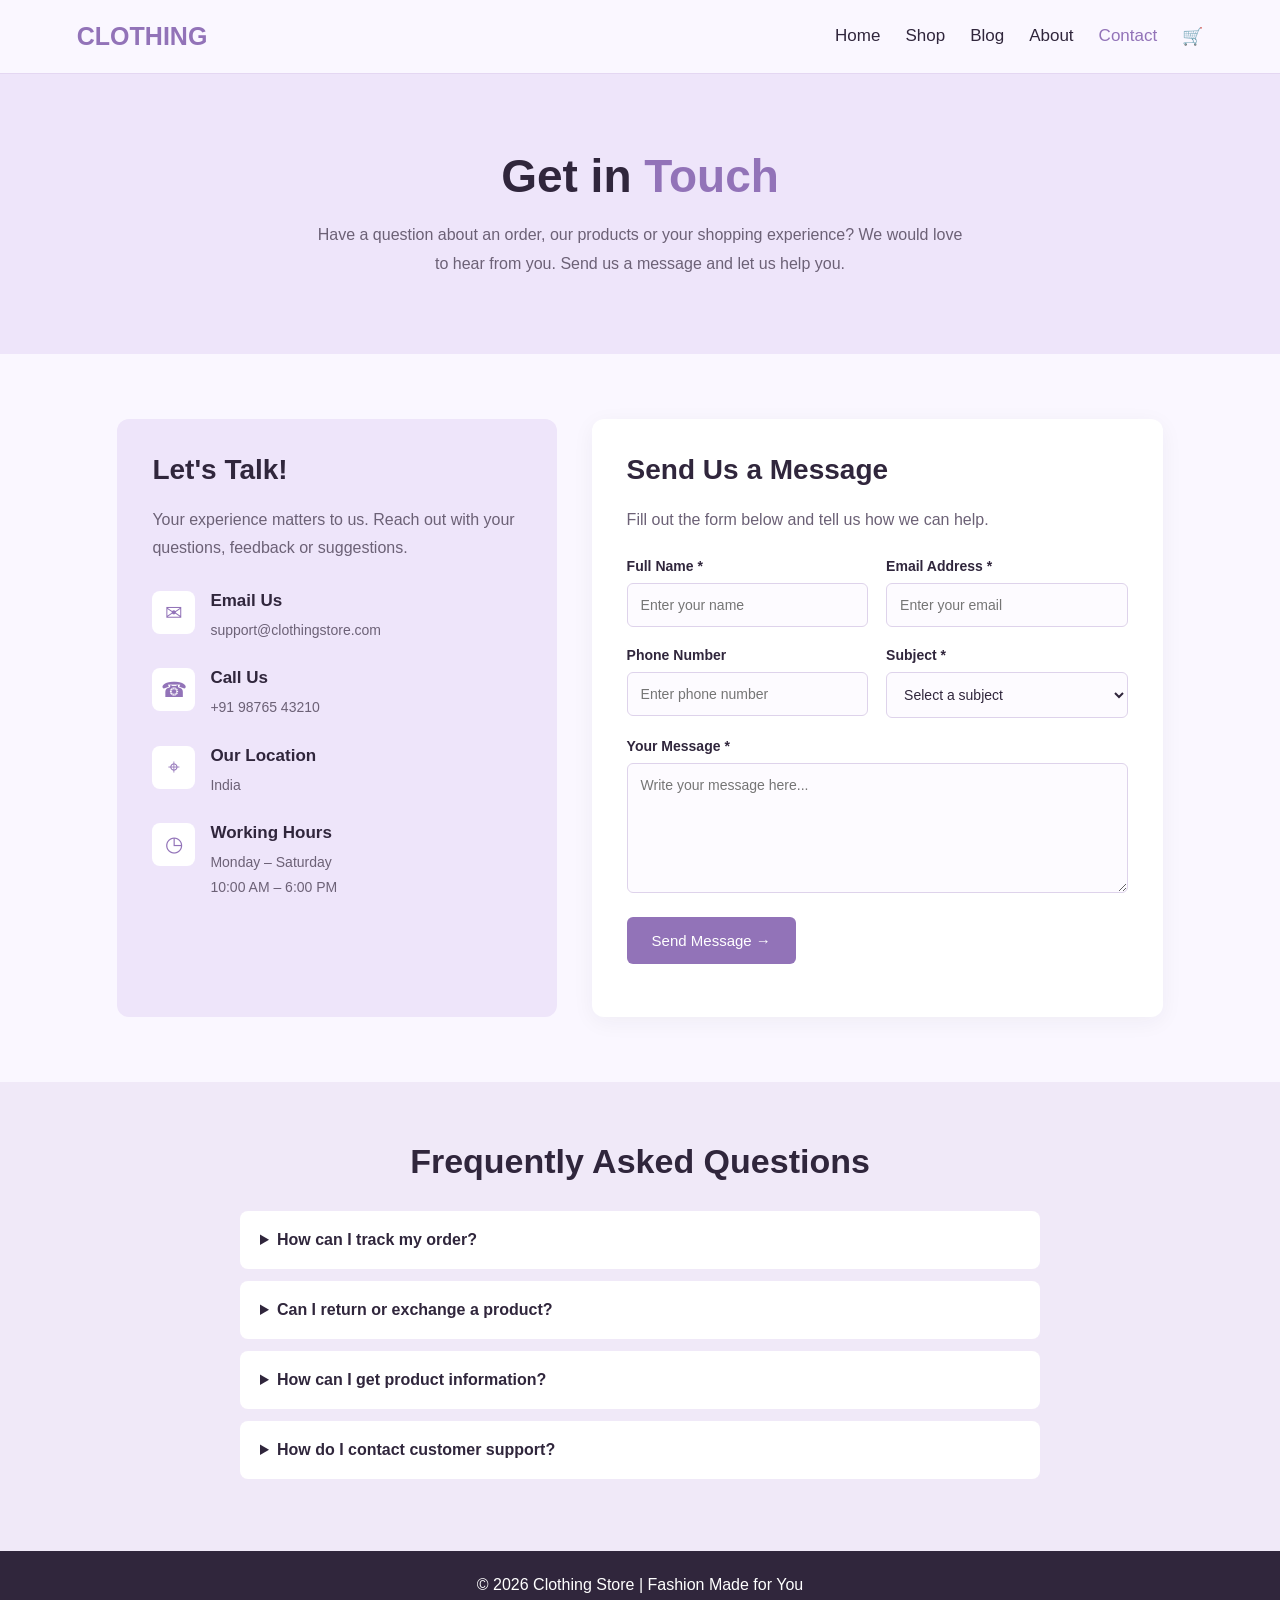
<file: contact.html>
<!DOCTYPE html>
<html lang="en">
<head>
<meta charset="UTF-8">
<meta name="viewport" content="width=device-width, initial-scale=1.0">
<title>Contact Us | Clothing Store</title>

<style>
* {
    margin: 0;
    padding: 0;
    box-sizing: border-box;
    font-family: Arial, sans-serif;
}

body {
    background: #faf7ff;
    color: #30263c;
}

header {
    display: flex;
    align-items: center;
    justify-content: space-between;
    padding: 22px 6%;
    background: #faf7ff;
    border-bottom: 1px solid #e4d7f2;
}

.logo {
    font-size: 25px;
    font-weight: bold;
    color: #9273b8;
}

nav {
    display: flex;
    gap: 25px;
    flex-wrap: wrap;
}

nav a {
    text-decoration: none;
    color: #30263c;
    font-size: 17px;
}

nav a:hover,
nav .active {
    color: #9273b8;
}

/* Hero Section */
.hero {
    text-align: center;
    padding: 75px 8%;
    background: #eee5fa;
}

.hero h1 {
    font-size: 46px;
    margin-bottom: 18px;
}

.hero h1 span {
    color: #9273b8;
}

.hero p {
    max-width: 650px;
    margin: auto;
    line-height: 1.8;
    color: #6c6176;
}

/* Contact Layout */
.contact-container {
    display: grid;
    grid-template-columns: 1fr 1.3fr;
    gap: 35px;
    padding: 65px 8%;
    max-width: 1250px;
    margin: auto;
}

/* Contact Information */
.contact-info {
    background: #eee5fa;
    padding: 35px;
    border-radius: 12px;
}

.contact-info h2,
.contact-form h2 {
    font-size: 28px;
    margin-bottom: 20px;
}

.contact-info > p {
    color: #6c6176;
    line-height: 1.8;
    margin-bottom: 28px;
}

.info-item {
    display: flex;
    align-items: flex-start;
    gap: 15px;
    margin: 25px 0;
}

.info-icon {
    background: white;
    color: #9273b8;
    min-width: 43px;
    height: 43px;
    display: flex;
    align-items: center;
    justify-content: center;
    border-radius: 8px;
    font-size: 21px;
}

.info-item h3 {
    margin-bottom: 7px;
    font-size: 17px;
}

.info-item p,
.info-item a {
    font-size: 14px;
    line-height: 1.8;
    color: #6c6176;
    text-decoration: none;
    overflow-wrap: anywhere;
}

/* Contact Form */
.contact-form {
    background: white;
    padding: 35px;
    border-radius: 12px;
    box-shadow: 0 5px 22px #30263c0d;
}

.contact-form > p {
    color: #6c6176;
    line-height: 1.7;
    margin-bottom: 25px;
}

.form-row {
    display: grid;
    grid-template-columns: 1fr 1fr;
    gap: 18px;
}

.form-group {
    margin-bottom: 20px;
}

.form-group label {
    display: block;
    font-size: 14px;
    margin-bottom: 9px;
    font-weight: bold;
}

.form-group input,
.form-group select,
.form-group textarea {
    width: 100%;
    padding: 13px;
    border: 1px solid #ded3eb;
    border-radius: 6px;
    background: #fdfbff;
    color: #30263c;
    outline: none;
    font-size: 14px;
}

.form-group input:focus,
.form-group select:focus,
.form-group textarea:focus {
    border-color: #9273b8;
    box-shadow: 0 0 0 2px #9273b81c;
}

.form-group textarea {
    height: 130px;
    resize: vertical;
}

.btn {
    display: inline-block;
    background: #9273b8;
    color: white;
    border: none;
    padding: 15px 25px;
    border-radius: 6px;
    font-size: 15px;
    cursor: pointer;
}

.btn:hover {
    background: #755598;
}

#form-message {
    margin-top: 18px;
    font-size: 14px;
    line-height: 1.7;
    color: #755598;
}

/* FAQ */
.faq {
    background: #f0e9f8;
    padding: 60px 8%;
    text-align: center;
}

.faq h2 {
    font-size: 34px;
    margin-bottom: 30px;
}

.faq-container {
    max-width: 800px;
    margin: auto;
    text-align: left;
}

.faq details {
    background: white;
    padding: 20px;
    margin-bottom: 12px;
    border-radius: 8px;
}

.faq summary {
    cursor: pointer;
    font-weight: bold;
}

.faq details p {
    color: #6c6176;
    line-height: 1.8;
    margin-top: 14px;
}

/* Footer */
footer {
    background: #30263c;
    color: white;
    text-align: center;
    padding: 25px;
}

/* Responsive */
@media (max-width: 800px) {
    header {
        flex-direction: column;
        gap: 20px;
    }

    nav {
        justify-content: center;
        gap: 15px;
    }

    nav a {
        font-size: 15px;
    }

    .contact-container {
        grid-template-columns: 1fr;
        padding: 35px 6%;
    }

    .hero h1 {
        font-size: 36px;
    }
}

@media (max-width: 480px) {
    .form-row {
        grid-template-columns: 1fr;
        gap: 0;
    }

    .contact-info,
    .contact-form {
        padding: 24px 20px;
    }

    .hero {
        padding: 55px 6%;
    }

    .faq h2 {
        font-size: 28px;
    }
}
</style>
</head>

<body>

<!-- Navigation -->
<header>
    <div class="logo">CLOTHING</div>

    <nav>
        <a href="index.html">Home</a>
        <a href="shop.html">Shop</a>
        <a href="blog.html">Blog</a>
        <a href="about.html">About</a>
        <a href="contact.html" class="active">Contact</a>
        <a href="shop.html">🛒</a>
    </nav>
</header>

<!-- Page Introduction -->
<section class="hero">
    <h1>Get in <span>Touch</span></h1>
    <p>
        Have a question about an order, our products or your shopping
        experience? We would love to hear from you.
        Send us a message and let us help you.
    </p>
</section>

<!-- Contact Details and Form -->
<section class="contact-container">

    <div class="contact-info">
        <h2>Let's Talk!</h2>

        <p>
            Your experience matters to us. Reach out with your
            questions, feedback or suggestions.
        </p>

        <div class="info-item">
            <div class="info-icon">✉</div>
            <div>
                <h3>Email Us</h3>
                <p>support@clothingstore.com</p>
            </div>
        </div>

        <div class="info-item">
            <div class="info-icon">☎</div>
            <div>
                <h3>Call Us</h3>
                <p>+91 98765 43210</p>
            </div>
        </div>

        <div class="info-item">
            <div class="info-icon">⌖</div>
            <div>
                <h3>Our Location</h3>
                <p>India</p>
            </div>
        </div>

        <div class="info-item">
            <div class="info-icon">◷</div>
            <div>
                <h3>Working Hours</h3>
                <p>Monday – Saturday</p>
                <p>10:00 AM – 6:00 PM</p>
            </div>
        </div>
    </div>

    <div class="contact-form">
        <h2>Send Us a Message</h2>

        <p>
            Fill out the form below and tell us how we can help.
        </p>

        <form id="contact-form">

            <div class="form-row">
                <div class="form-group">
                    <label for="name">Full Name *</label>
                    <input
                        type="text"
                        id="name"
                        placeholder="Enter your name"
                        required>
                </div>

                <div class="form-group">
                    <label for="email">Email Address *</label>
                    <input
                        type="email"
                        id="email"
                        placeholder="Enter your email"
                        required>
                </div>
            </div>

            <div class="form-row">
                <div class="form-group">
                    <label for="phone">Phone Number</label>
                    <input
                        type="tel"
                        id="phone"
                        placeholder="Enter phone number">
                </div>

                <div class="form-group">
                    <label for="subject">Subject *</label>
                    <select id="subject" required>
                        <option value="">Select a subject</option>
                        <option>Order Enquiry</option>
                        <option>Product Information</option>
                        <option>Returns and Refunds</option>
                        <option>Payment Issue</option>
                        <option>Feedback</option>
                        <option>Other</option>
                    </select>
                </div>
            </div>

            <div class="form-group">
                <label for="message">Your Message *</label>
                <textarea
                    id="message"
                    placeholder="Write your message here..."
                    required></textarea>
            </div>

            <button type="submit" class="btn">
                Send Message →
            </button>

            <p id="form-message" aria-live="polite"></p>

        </form>
    </div>

</section>

<!-- Frequently Asked Questions -->
<section class="faq">
    <h2>Frequently Asked Questions</h2>

    <div class="faq-container">

        <details>
            <summary>How can I track my order?</summary>
            <p>
                Once order tracking is connected to the store,
                you can use your order details to check delivery status.
                Contact customer support if you need assistance.
            </p>
        </details>

        <details>
            <summary>Can I return or exchange a product?</summary>
            <p>
                Return and exchange eligibility depends on the store's
                return policy. Please contact customer support for help.
            </p>
        </details>

        <details>
            <summary>How can I get product information?</summary>
            <p>
                Visit our Shop page to explore the collection.
                You can also send us a message with your product enquiry.
            </p>
        </details>

        <details>
            <summary>How do I contact customer support?</summary>
            <p>
                Use the contact form on this page or reach us using
                the email and phone details provided above.
            </p>
        </details>

    </div>
</section>

<footer>
    <p>© 2026 Clothing Store | Fashion Made for You</p>
</footer>

<script>
document.getElementById("contact-form").addEventListener("submit", function(event) {
    event.preventDefault();

    document.getElementById("form-message").textContent =
        "Thank you for contacting us! This is a frontend demo. Your message has not been sent.";

    this.reset();
});
</script>

</body>
</html>
</file>
